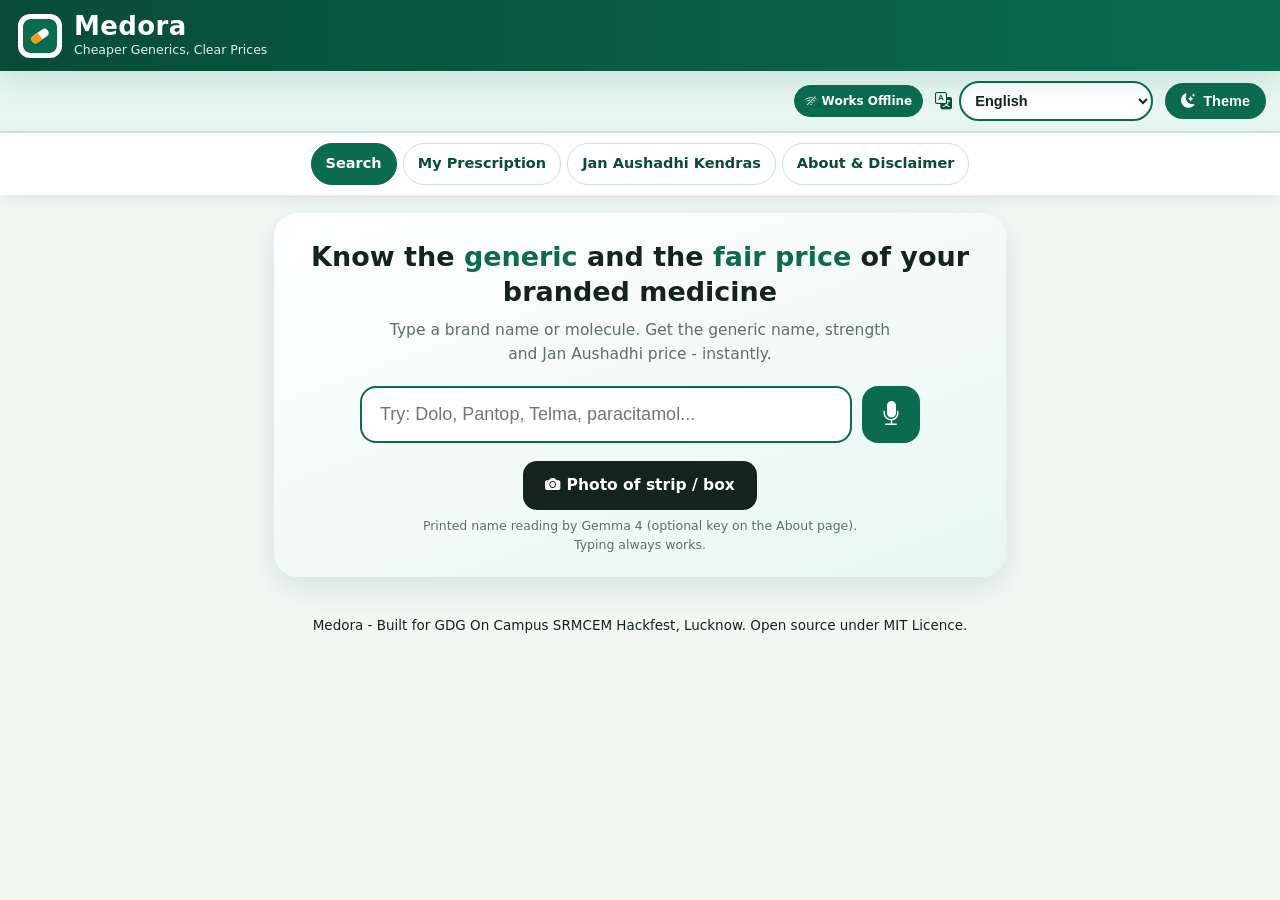
<file: index.html>
<!DOCTYPE html>
<html lang="en">
<head>
<meta charset="UTF-8">
<meta name="viewport" content="width=device-width, initial-scale=1.0">
<meta name="theme-color" content="#0b6b4f">
<meta name="description" content="Medora - Find the generic name and Jan Aushadhi price of any branded medicine.">
<title>Medora - Search Medicine</title>
<link rel="manifest" href="manifest.json">
<link rel="icon" href="icons/icon.svg" type="image/svg+xml">
<link rel="stylesheet" href="https://cdn.jsdelivr.net/npm/bootstrap-icons@1.11.3/font/bootstrap-icons.min.css">
<link rel="stylesheet" href="css/style.css">
</head>
<body>

<header class="topbar">
  <a class="brand" href="index.html">
    <img src="icons/icon.svg" alt="Medora logo" class="logo">
    <div>
      <h1>Medora</h1>
      <p data-i18n="brandTagline">Cheaper Generics, Clear Prices</p>
    </div>
  </a>
</header>
<div class="control-bar">
  <span class="offline-badge solid"><i class="bi bi-wifi-off"></i> <span data-i18n="offline">Works Offline</span></span>
  <label class="control-item"><i class="bi bi-translate"></i> <select id="langSelect" class="lang-select" aria-label="Select language"></select></label>
  <button id="themeToggle" class="theme-btn-bar" aria-label="Toggle theme"><i class="bi bi-moon-stars-fill"></i> <span data-i18n="themeWord">Theme</span></button>
</div>


<nav class="main-nav">
  <a class="nav-link" href="index.html" data-i18n="navSearch">Search</a>
  <a class="nav-link" href="prescription.html"><span data-i18n="navRx">My Prescription</span> <span id="rxCount" class="rx-count">0</span></a>
  <a class="nav-link" href="kendras.html" data-i18n="navKendras">Jan Aushadhi Kendras</a>
  <a class="nav-link" href="about.html" data-i18n="navAbout">About &amp; Disclaimer</a>
</nav>

<main>
  <section class="hero">
    <h2 data-i18n="heroTitle">Know the generic and the fair price of your branded medicine</h2>
    <p class="hero-sub" data-i18n="heroSub">Type a brand name or molecule. Get the generic name, strength and Jan Aushadhi price - instantly.</p>

    <div class="search-box">
      <input type="text" id="searchInput" data-i18n-ph="searchPh" placeholder="Try: Dolo, Pantop, Telma, paracitamol..." autocomplete="off" aria-label="Search medicine">
      <button id="micBtn" class="mic-btn" aria-label="Voice search" title="Voice search"><i class="bi bi-mic-fill"></i></button>
    </div>
    <div id="suggestions" class="suggestions hidden"></div>
    <p id="notFound" class="not-found hidden" data-i18n="notFound">This medicine is not in our list yet. We only show prices from data we have verified - we never guess a price. Please check the spelling, or ask your pharmacist.</p>

    <div class="photo-row">
      <label class="photo-btn" for="photoInput"><i class="bi bi-camera-fill"></i> <span data-i18n="photoBtn">Photo of strip / box</span></label>
      <input type="file" id="photoInput" accept="image/*" capture="environment" hidden>
      <span class="photo-note" data-i18n="photoNote">Printed name reading by Gemma 4 (optional key on the About page). Typing always works.</span>
    </div>
    <img id="photoPreview" class="photo-preview hidden" alt="Medicine strip photo preview">
    <p id="photoStatus" class="photo-status hidden"></p>
    <div id="photoRx" class="photo-rx hidden"></div>
  </section>

  <section id="resultSection" class="result hidden" aria-live="polite"></section>

  <p id="toast" class="toast hidden"><span data-i18n="toastAdded">Added to My Prescription</span> <i class="bi bi-check-circle-fill"></i></p>
</main>

<footer>
  <p data-i18n="footerLine">Medora - Built for GDG On Campus SRMCEM Hackfest, Lucknow. Open source under MIT Licence.</p>
</footer>

<div id="shieldOverlay" class="shield hidden">
  <p class="shield-small" data-i18n="shieldAsk">Please give me the generic of this medicine</p>
  <p id="shieldGeneric" class="shield-generic"></p>
  <p id="shieldStrength" class="shield-strength"></p>
  <p id="shieldPrice" class="shield-price"></p>
  <p class="shield-small" data-i18n="shieldJa">Available at Jan Aushadhi Kendra</p>
  <button id="shieldClose" class="btn shield-close" data-i18n="shieldClose">Close</button>
</div>

<script src="js/common.js"></script>
<script src="js/i18n.js"></script>
<script src="js/home.js"></script>
</body>
</html>
</file>
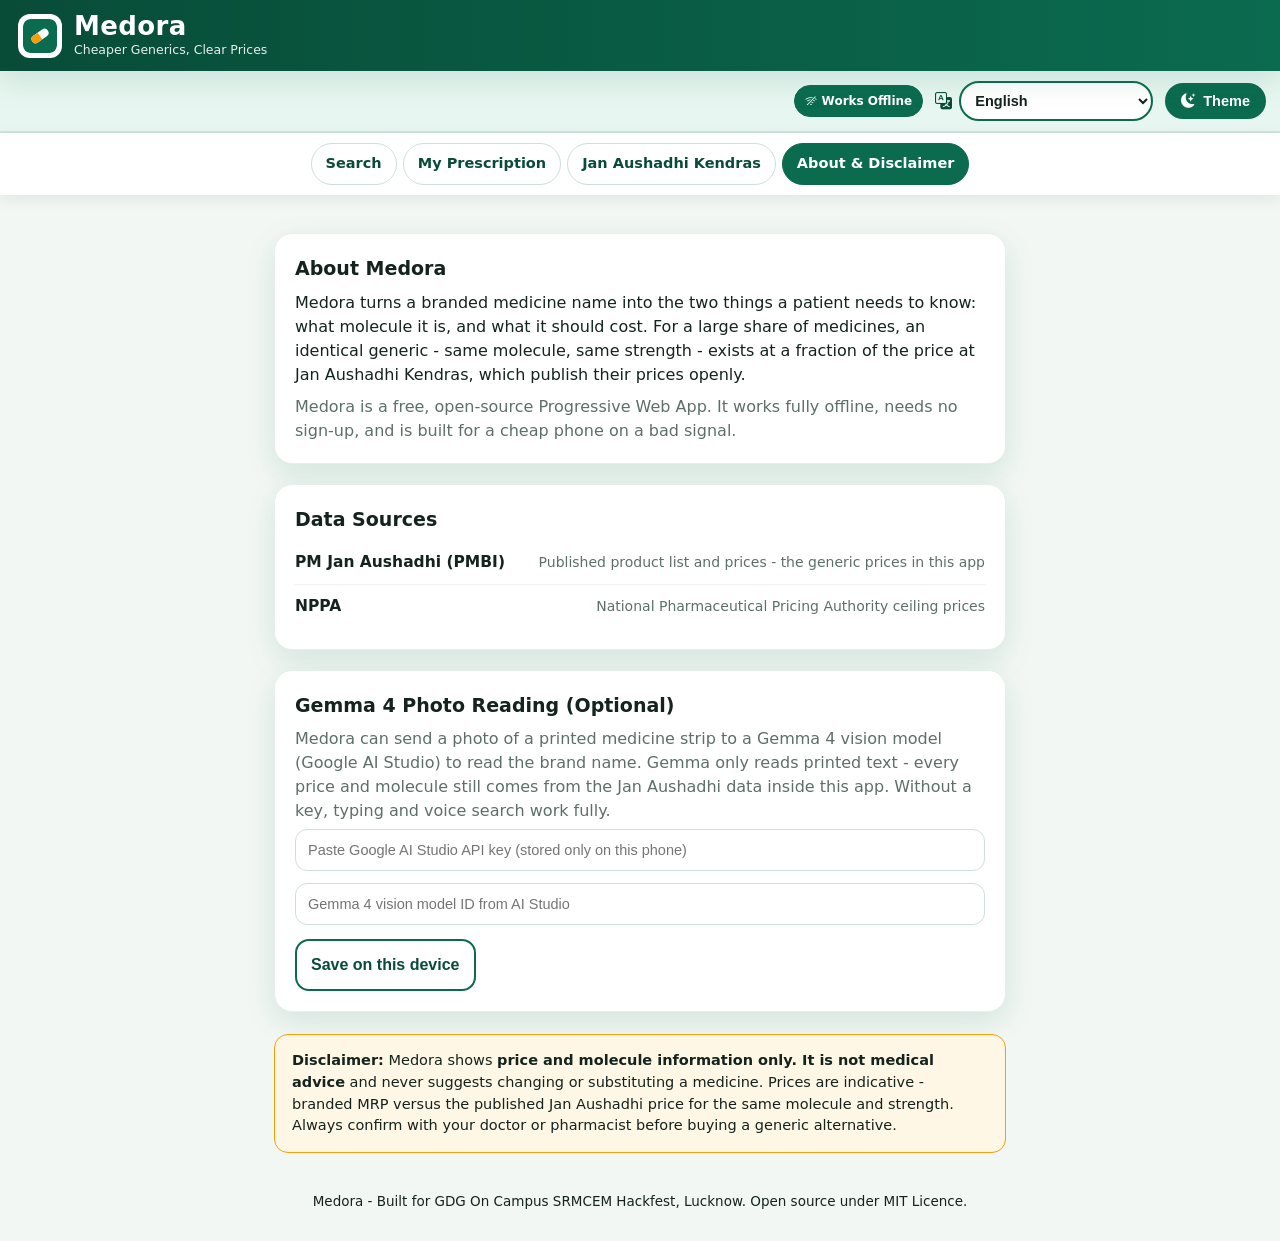
<file: about.html>
<!DOCTYPE html>
<html lang="en">
<head>
<meta charset="UTF-8">
<meta name="viewport" content="width=device-width, initial-scale=1.0">
<meta name="theme-color" content="#0b6b4f">
<meta name="description" content="Medora - About, data sources, Gemma 4 photo reading and disclaimer.">
<title>Medora - About &amp; Disclaimer</title>
<link rel="manifest" href="manifest.json">
<link rel="icon" href="icons/icon.svg" type="image/svg+xml">
<link rel="stylesheet" href="https://cdn.jsdelivr.net/npm/bootstrap-icons@1.11.3/font/bootstrap-icons.min.css">
<link rel="stylesheet" href="css/style.css">
</head>
<body>

<header class="topbar">
  <a class="brand" href="index.html">
    <img src="icons/icon.svg" alt="Medora logo" class="logo">
    <div>
      <h1>Medora</h1>
      <p data-i18n="brandTagline">Cheaper Generics, Clear Prices</p>
    </div>
  </a>
</header>
<div class="control-bar">
  <span class="offline-badge solid"><i class="bi bi-wifi-off"></i> <span data-i18n="offline">Works Offline</span></span>
  <label class="control-item"><i class="bi bi-translate"></i> <select id="langSelect" class="lang-select" aria-label="Select language"></select></label>
  <button id="themeToggle" class="theme-btn-bar" aria-label="Toggle theme"><i class="bi bi-moon-stars-fill"></i> <span data-i18n="themeWord">Theme</span></button>
</div>


<nav class="main-nav">
  <a class="nav-link" href="index.html" data-i18n="navSearch">Search</a>
  <a class="nav-link" href="prescription.html"><span data-i18n="navRx">My Prescription</span> <span id="rxCount" class="rx-count">0</span></a>
  <a class="nav-link" href="kendras.html" data-i18n="navKendras">Jan Aushadhi Kendras</a>
  <a class="nav-link" href="about.html" data-i18n="navAbout">About &amp; Disclaimer</a>
</nav>

<main>
  <section class="card">
    <h3 data-i18n="aboutTitle">About Medora</h3>
    <p data-i18n="aboutP1">Medora turns a branded medicine name into the two things a patient needs to know: what molecule it is, and what it should cost.</p>
    <p class="muted" style="margin-top:8px" data-i18n="aboutP2">Medora is a free, open-source Progressive Web App. It works fully offline, needs no sign-up, and is built for a cheap phone on a bad signal.</p>
  </section>

  <section class="card">
    <h3 data-i18n="dataTitle">Data Sources</h3>
    <ul class="kendra-list">
      <li><strong>PM Jan Aushadhi (PMBI)</strong><span>Published product list and prices - the generic prices in this app</span></li>
      <li><strong>NPPA</strong><span>National Pharmaceutical Pricing Authority ceiling prices</span></li>
    </ul>
  </section>

  <section class="card settings">
    <h3 data-i18n="gemmaTitle">Gemma 4 Photo Reading (Optional)</h3>
    <p class="muted" data-i18n="gemmaText">Medora can send a photo of a printed medicine strip to a Gemma 4 vision model (Google AI Studio) to read the brand name.</p>
    <input type="text" id="gemmaKey" data-i18n-ph="gemmaKeyPh" placeholder="Paste Google AI Studio API key (stored only on this phone)">
    <input type="text" id="gemmaModel" data-i18n-ph="gemmaModelPh" placeholder="Gemma 4 vision model ID from AI Studio">
    <button id="saveGemmaBtn" class="btn secondary" data-i18n="saveBtn">Save on this device</button>
    <p id="gemmaSaved" class="photo-status hidden" data-i18n="gemmaSaved">Gemma settings saved on this device.</p>
  </section>

  <section class="disclaimer" data-i18n="disclaimer">Disclaimer: Medora shows price and molecule information only. It is not medical advice.</section>
</main>

<footer>
  <p data-i18n="footerLine">Medora - Built for GDG On Campus SRMCEM Hackfest, Lucknow. Open source under MIT Licence.</p>
</footer>

<script src="js/common.js"></script>
<script src="js/i18n.js"></script>
<script src="js/about.js"></script>
</body>
</html>
</file>
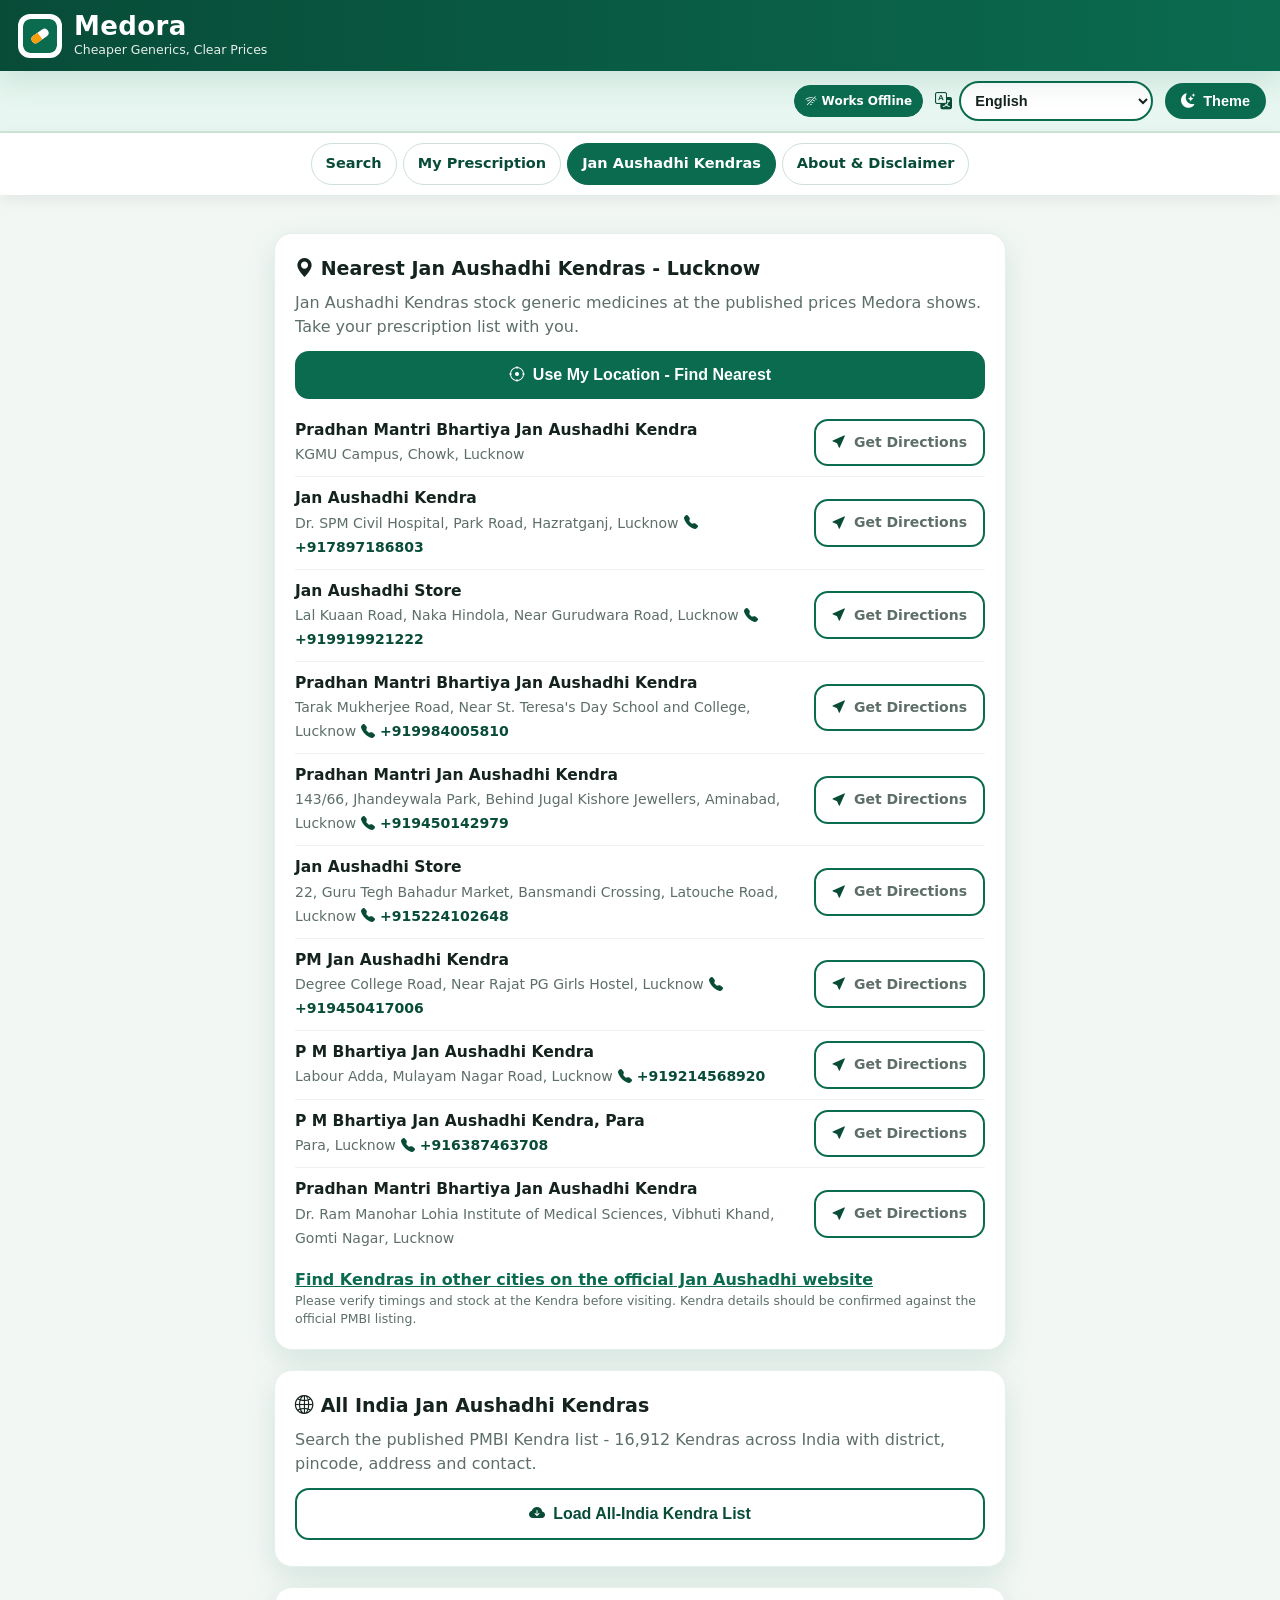
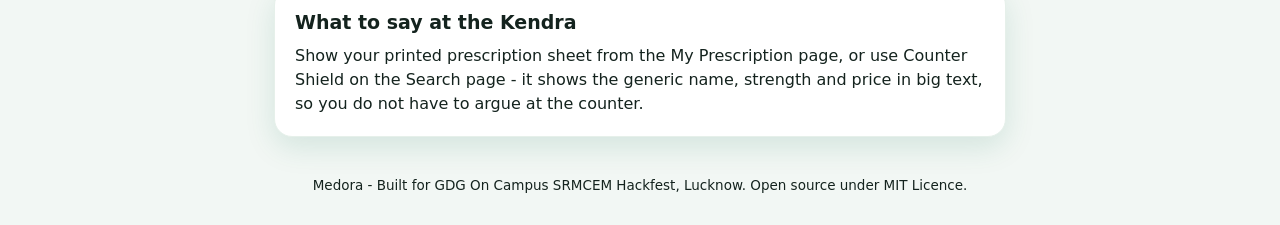
<file: kendras.html>
<!DOCTYPE html>
<html lang="en">
<head>
<meta charset="UTF-8">
<meta name="viewport" content="width=device-width, initial-scale=1.0">
<meta name="theme-color" content="#0b6b4f">
<meta name="description" content="Medora - Nearest Jan Aushadhi Kendras in Lucknow with Google Maps directions.">
<title>Medora - Jan Aushadhi Kendras</title>
<link rel="manifest" href="manifest.json">
<link rel="icon" href="icons/icon.svg" type="image/svg+xml">
<link rel="stylesheet" href="https://cdn.jsdelivr.net/npm/bootstrap-icons@1.11.3/font/bootstrap-icons.min.css">
<link rel="stylesheet" href="css/style.css">
</head>
<body>

<header class="topbar">
  <a class="brand" href="index.html">
    <img src="icons/icon.svg" alt="Medora logo" class="logo">
    <div>
      <h1>Medora</h1>
      <p data-i18n="brandTagline">Cheaper Generics, Clear Prices</p>
    </div>
  </a>
</header>
<div class="control-bar">
  <span class="offline-badge solid"><i class="bi bi-wifi-off"></i> <span data-i18n="offline">Works Offline</span></span>
  <label class="control-item"><i class="bi bi-translate"></i> <select id="langSelect" class="lang-select" aria-label="Select language"></select></label>
  <button id="themeToggle" class="theme-btn-bar" aria-label="Toggle theme"><i class="bi bi-moon-stars-fill"></i> <span data-i18n="themeWord">Theme</span></button>
</div>


<nav class="main-nav">
  <a class="nav-link" href="index.html" data-i18n="navSearch">Search</a>
  <a class="nav-link" href="prescription.html"><span data-i18n="navRx">My Prescription</span> <span id="rxCount" class="rx-count">0</span></a>
  <a class="nav-link" href="kendras.html" data-i18n="navKendras">Jan Aushadhi Kendras</a>
  <a class="nav-link" href="about.html" data-i18n="navAbout">About &amp; Disclaimer</a>
</nav>

<main>
  <section class="card">
    <h3><i class="bi bi-geo-alt-fill"></i> <span data-i18n="kendrasTitle">Nearest Jan Aushadhi Kendras - Lucknow</span></h3>
    <p class="muted" data-i18n="kendrasIntro">Jan Aushadhi Kendras stock generic medicines at the published prices Medora shows. Take your prescription list with you.</p>
    <button id="locateBtn" class="btn locate-btn"><i class="bi bi-crosshair"></i> <span data-i18n="useMyLocation">Use My Location - Find Nearest</span></button>
    <p id="locStatus" class="photo-status"></p>
    <ul class="kendra-list" id="kendraList"></ul>
    <a class="locator-link" href="https://janaushadhi.gov.in" target="_blank" rel="noopener" data-i18n="moreKendras">Find Kendras in other cities on the official Jan Aushadhi website</a>
    <p class="muted small" data-i18n="verifyNote">Please verify timings and stock at the Kendra before visiting.</p>
  </section>

  <section class="card">
    <h3><i class="bi bi-globe2"></i> <span data-i18n="allIndiaTitle">All India Jan Aushadhi Kendras</span></h3>
    <p class="muted" data-i18n="allIndiaNote">Search the published PMBI Kendra list - 16,912 Kendras across India with district, pincode, address and contact.</p>
    <button id="loadIndiaBtn" class="btn secondary locate-btn"><i class="bi bi-cloud-arrow-down-fill"></i> <span data-i18n="loadIndia">Load All-India Kendra List</span></button>
    <div id="indiaTools" class="hidden">
      <select id="indiaState" class="india-input" aria-label="Select state"></select>
      <input id="indiaQuery" type="search" class="india-input" data-i18n-ph="searchKendraPh" placeholder="Search district, pincode, name or address">
      <p id="indiaStatus" class="photo-status"></p>
      <ul class="kendra-list" id="indiaList"></ul>
    </div>
  </section>

  <section class="card">
    <h3 data-i18n="sayTitle">What to say at the Kendra</h3>
    <p data-i18n="sayText">Show your printed prescription sheet from the My Prescription page, or use Counter Shield on the Search page.</p>
  </section>
</main>

<footer>
  <p data-i18n="footerLine">Medora - Built for GDG On Campus SRMCEM Hackfest, Lucknow. Open source under MIT Licence.</p>
</footer>

<script src="js/common.js"></script>
<script src="js/i18n.js"></script>
<script src="js/kendras.js"></script>
</body>
</html>
</file>
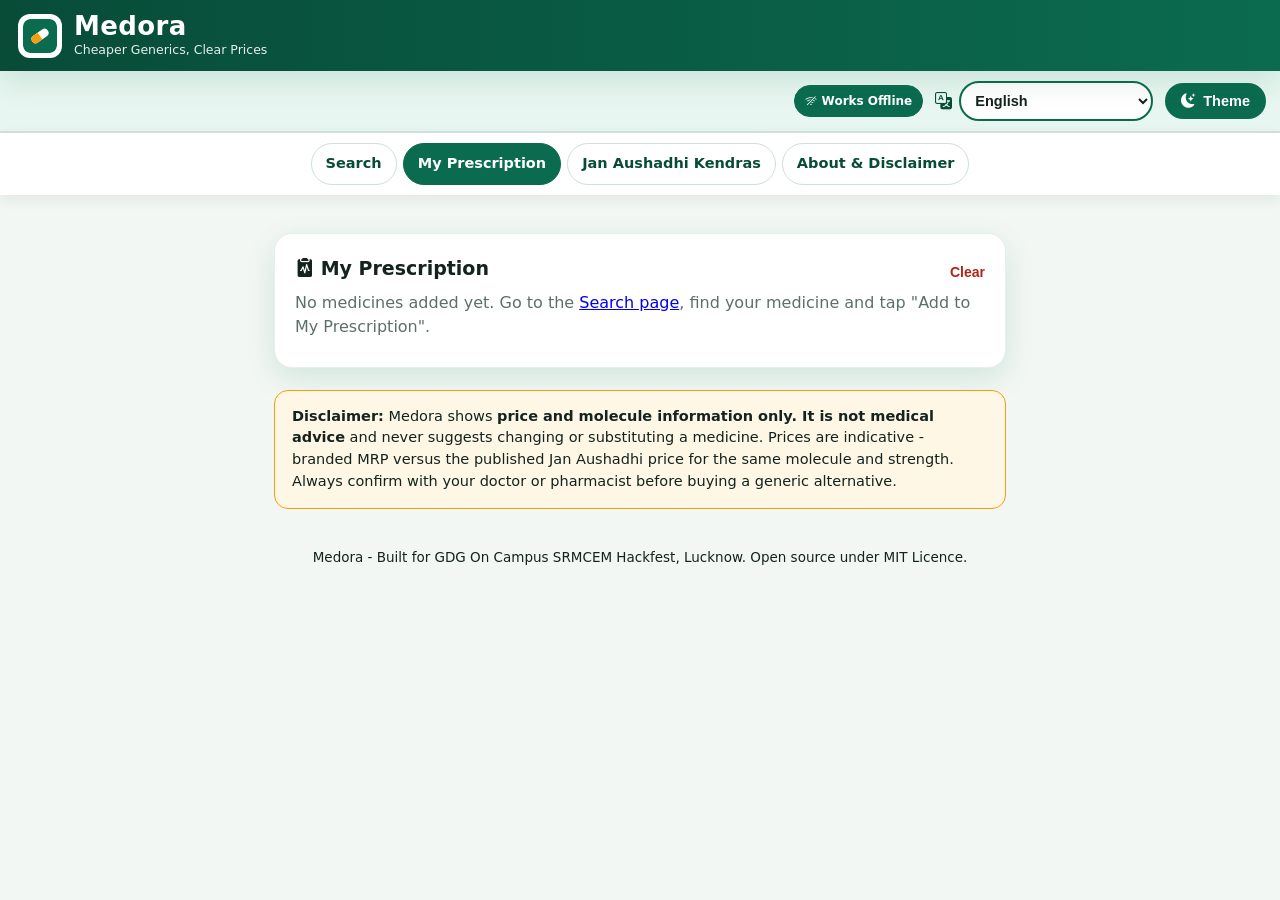
<file: prescription.html>
<!DOCTYPE html>
<html lang="en">
<head>
<meta charset="UTF-8">
<meta name="viewport" content="width=device-width, initial-scale=1.0">
<meta name="theme-color" content="#0b6b4f">
<meta name="description" content="Medora - Your prescription list with total generic saving.">
<title>Medora - My Prescription</title>
<link rel="manifest" href="manifest.json">
<link rel="icon" href="icons/icon.svg" type="image/svg+xml">
<link rel="stylesheet" href="https://cdn.jsdelivr.net/npm/bootstrap-icons@1.11.3/font/bootstrap-icons.min.css">
<link rel="stylesheet" href="css/style.css">
</head>
<body>

<header class="topbar">
  <a class="brand" href="index.html">
    <img src="icons/icon.svg" alt="Medora logo" class="logo">
    <div>
      <h1>Medora</h1>
      <p data-i18n="brandTagline">Cheaper Generics, Clear Prices</p>
    </div>
  </a>
</header>
<div class="control-bar">
  <span class="offline-badge solid"><i class="bi bi-wifi-off"></i> <span data-i18n="offline">Works Offline</span></span>
  <label class="control-item"><i class="bi bi-translate"></i> <select id="langSelect" class="lang-select" aria-label="Select language"></select></label>
  <button id="themeToggle" class="theme-btn-bar" aria-label="Toggle theme"><i class="bi bi-moon-stars-fill"></i> <span data-i18n="themeWord">Theme</span></button>
</div>


<nav class="main-nav">
  <a class="nav-link" href="index.html" data-i18n="navSearch">Search</a>
  <a class="nav-link" href="prescription.html"><span data-i18n="navRx">My Prescription</span> <span id="rxCount" class="rx-count">0</span></a>
  <a class="nav-link" href="kendras.html" data-i18n="navKendras">Jan Aushadhi Kendras</a>
  <a class="nav-link" href="about.html" data-i18n="navAbout">About &amp; Disclaimer</a>
</nav>

<main>
  <section class="card">
    <div class="card-head">
      <h3><i class="bi bi-clipboard2-pulse-fill"></i> <span data-i18n="rxTitle">My Prescription</span></h3>
      <button id="clearRxBtn" class="text-btn" data-i18n="clearBtn">Clear</button>
    </div>
    <p id="rxEmpty" class="muted" data-i18n="rxEmpty">No medicines added yet.</p>
    <ul id="rxList" class="rx-list"></ul>
    <div id="rxTotals" class="rx-totals hidden">
      <div class="total-row"><span data-i18n="brandedTotal">Branded total</span><strong id="totalBranded"></strong></div>
      <div class="total-row"><span data-i18n="genericTotal">Generic (Jan Aushadhi) total</span><strong id="totalGeneric"></strong></div>
      <div class="total-row saving-row"><span data-i18n="youSave">You save</span><strong id="totalSaving"></strong></div>
      <div class="chronic">
        <label for="packsPerMonth" data-i18n="chronicQ">If you buy this prescription every month, packs per month:</label>
        <input type="number" id="packsPerMonth" min="1" max="30" value="1">
        <p id="chronicOutput" class="chronic-output"></p>
      </div>
      <div class="rx-actions">
        <button id="printBtn" class="btn secondary"><i class="bi bi-printer-fill"></i> <span data-i18n="printBtn">Print Sheet</span></button>
        <button id="whatsappBtn" class="btn whatsapp"><i class="bi bi-whatsapp"></i> <span data-i18n="whatsappBtn">Share on WhatsApp</span></button>
      </div>
    </div>
  </section>

  <section class="disclaimer" data-i18n="disclaimer">Disclaimer: Medora shows price and molecule information only. It is not medical advice.</section>
</main>

<footer>
  <p data-i18n="footerLine">Medora - Built for GDG On Campus SRMCEM Hackfest, Lucknow. Open source under MIT Licence.</p>
</footer>

<div id="printSheet" class="print-sheet">
  <h2 data-i18n="printTitle">Medora - Generic Medicine List</h2>
  <p data-i18n="printSub">Show this sheet at the chemist / Jan Aushadhi Kendra and confirm with your doctor or pharmacist.</p>
  <ul id="printList"></ul>
  <p id="printTotal"></p>
</div>

<script src="js/common.js"></script>
<script src="js/i18n.js"></script>
<script src="js/prescription.js"></script>
</body>
</html>
</file>
<file: css/style.css>
:root {
  --green: #0b6b4f;
  --green-dark: #084c38;
  --green-light: #e7f6f0;
  --accent: #f59e0b;
  --ink: #14231e;
  --muted: #5d6f68;
  --card: #ffffff;
  --bg: #f2f7f4;
  --danger: #b42318;
  --radius: 18px;
  --shadow: 0 10px 30px rgba(11, 107, 79, 0.13);
}

* { box-sizing: border-box; margin: 0; padding: 0; }

body {
  font-family: "Segoe UI", system-ui, -apple-system, Roboto, Arial, sans-serif;
  background: var(--bg);
  color: var(--ink);
  line-height: 1.5;
  -webkit-font-smoothing: antialiased;
}

.topbar {
  position: sticky;
  top: 0;
  z-index: 20;
  display: flex;
  justify-content: space-between;
  align-items: center;
  padding: 12px 18px;
  background: linear-gradient(90deg, var(--green-dark), var(--green));
  color: #fff;
  box-shadow: var(--shadow);
}

.brand { display: flex; align-items: center; gap: 12px; }
.logo { width: 44px; height: 44px; border-radius: 12px; background: #fff; padding: 5px; }
.brand h1 { font-size: 26px; letter-spacing: 0.4px; line-height: 1.1; }
.brand p { font-size: 12.5px; opacity: 0.9; }

.offline-badge {
  font-size: 12px;
  font-weight: 700;
  background: rgba(255, 255, 255, 0.16);
  border: 1px solid rgba(255, 255, 255, 0.45);
  padding: 6px 10px;
  border-radius: 999px;
  white-space: nowrap;
}

a.brand { text-decoration: none; color: #fff; }

.main-nav {
  position: sticky;
  top: 68px;
  z-index: 19;
  display: flex;
  gap: 6px;
  justify-content: center;
  flex-wrap: wrap;
  background: var(--card);
  padding: 10px 12px;
  box-shadow: 0 4px 14px rgba(20, 35, 30, 0.08);
}
.nav-link {
  text-decoration: none;
  color: var(--green-dark);
  font-weight: 700;
  font-size: 14.5px;
  padding: 9px 14px;
  border-radius: 999px;
  border: 1.5px solid #cfe0d7;
}
.nav-link.active { background: var(--green); color: #fff; border-color: var(--green); }
.rx-count {
  display: none;
  background: var(--accent);
  color: #241a00;
  border-radius: 999px;
  padding: 0 7px;
  font-size: 12px;
  margin-left: 4px;
}

.toast {
  position: fixed;
  left: 50%;
  bottom: 26px;
  transform: translateX(-50%);
  z-index: 40;
  background: var(--green-dark);
  color: #fff;
  font-weight: 700;
  padding: 13px 22px;
  border-radius: 999px;
  box-shadow: var(--shadow);
}

main { max-width: 760px; margin: 0 auto; padding: 18px 14px 30px; }

.hero {
  background: linear-gradient(160deg, #ffffff, var(--green-light));
  border-radius: 24px;
  padding: 26px 20px 22px;
  box-shadow: var(--shadow);
  text-align: center;
}

.hero h2 { font-size: 27px; line-height: 1.3; font-weight: 800; }
.hero h2 .accent { color: var(--green); }
.hero-sub { color: var(--muted); margin: 10px auto 20px; max-width: 520px; font-size: 15.5px; }

.search-box {
  display: flex;
  gap: 10px;
  max-width: 560px;
  margin: 0 auto;
}

.search-box input {
  flex: 1;
  min-width: 0;
  font-size: 18px;
  padding: 16px 18px;
  border: 2px solid var(--green);
  border-radius: 16px;
  outline: none;
  background: #fff;
}
.search-box input:focus { box-shadow: 0 0 0 4px rgba(11, 107, 79, 0.18); }

.mic-btn {
  width: 58px;
  border: none;
  border-radius: 16px;
  background: var(--green);
  font-size: 24px;
  cursor: pointer;
  color: #fff;
}
.mic-btn:active { transform: scale(0.96); }
.mic-btn.listening { background: var(--danger); }

.suggestions {
  max-width: 560px;
  margin: 10px auto 0;
  text-align: left;
  background: #fff;
  border-radius: 14px;
  overflow: hidden;
  box-shadow: var(--shadow);
}
.suggestion {
  width: 100%;
  display: flex;
  justify-content: space-between;
  align-items: center;
  gap: 10px;
  padding: 13px 16px;
  border: none;
  border-bottom: 1px solid #eef3f0;
  background: #fff;
  font-size: 16px;
  cursor: pointer;
  text-align: left;
}
.suggestion:last-child { border-bottom: none; }
.suggestion:hover { background: var(--green-light); }
.suggestion .conf { font-size: 12px; font-weight: 700; color: var(--green); background: var(--green-light); padding: 3px 8px; border-radius: 999px; white-space: nowrap; }

.not-found {
  max-width: 560px;
  margin: 14px auto 0;
  background: #fff7e6;
  border: 1px solid var(--accent);
  color: #7a4a00;
  border-radius: 12px;
  padding: 12px 14px;
  font-size: 14.5px;
}

.photo-row { margin-top: 18px; display: flex; flex-direction: column; align-items: center; gap: 7px; }
.photo-btn {
  background: var(--ink);
  color: #fff;
  font-weight: 700;
  font-size: 15.5px;
  padding: 13px 22px;
  border-radius: 14px;
  cursor: pointer;
}
.photo-note { font-size: 12.5px; color: var(--muted); max-width: 440px; }
.photo-preview { max-width: 260px; border-radius: 14px; margin: 12px auto 0; display: block; box-shadow: var(--shadow); }
.photo-status { margin-top: 10px; font-size: 14.5px; font-weight: 600; color: var(--green-dark); }

.hidden { display: none !important; }

.result { margin-top: 20px; }

.result-card {
  background: var(--card);
  border-radius: 24px;
  box-shadow: var(--shadow);
  overflow: hidden;
  border: 1px solid #e2efe8;
}

.saving-headline {
  background: linear-gradient(120deg, var(--green-dark), var(--green));
  color: #fff;
  text-align: center;
  padding: 22px 16px 18px;
}
.saving-headline .prices { font-size: 42px; font-weight: 900; letter-spacing: 0.3px; }
.saving-headline .prices .old { opacity: 0.75; text-decoration: line-through; text-decoration-thickness: 3px; }
.saving-headline .save-line { font-size: 18px; font-weight: 700; margin-top: 4px; }
.saving-headline .save-line .pill { background: var(--accent); color: #241a00; border-radius: 999px; padding: 2px 10px; margin-left: 6px; font-size: 14px; }

.result-body { padding: 18px 20px 20px; }
.result-body h3 { font-size: 22px; }
.result-body .generic-name { color: var(--green-dark); }
.meta-grid { display: grid; grid-template-columns: 1fr 1fr; gap: 10px; margin: 14px 0; }
.meta-grid div { background: var(--bg); border-radius: 12px; padding: 10px 12px; }
.meta-grid span { display: block; font-size: 12px; color: var(--muted); text-transform: uppercase; letter-spacing: 0.5px; font-weight: 700; }
.meta-grid strong { font-size: 16px; }

.trust {
  font-size: 13px;
  background: var(--green-light);
  border-radius: 10px;
  padding: 9px 12px;
  color: var(--green-dark);
  font-weight: 600;
}

.result-actions { display: grid; grid-template-columns: 1fr 1fr; gap: 10px; margin-top: 16px; }
.result-actions .full { grid-column: 1 / -1; }

.btn {
  border: none;
  border-radius: 14px;
  padding: 15px 14px;
  font-size: 16px;
  font-weight: 800;
  cursor: pointer;
  background: var(--green);
  color: #fff;
}
.btn:active { transform: scale(0.98); }
.btn.secondary { background: #fff; color: var(--green-dark); border: 2px solid var(--green); }
.btn.whatsapp { background: #1fa855; }
.btn.shield-btn { background: var(--accent); color: #241a00; }

.card {
  background: var(--card);
  border-radius: var(--radius);
  box-shadow: var(--shadow);
  padding: 20px;
  margin-top: 20px;
  border: 1px solid #e6f0ea;
}
.card h3 { font-size: 19px; margin-bottom: 8px; }
.card-head { display: flex; justify-content: space-between; align-items: center; }
.text-btn { border: none; background: none; color: var(--danger); font-weight: 700; font-size: 14px; cursor: pointer; }
.muted { color: var(--muted); }
.small { font-size: 12.5px; }

.rx-list { list-style: none; margin-top: 8px; }
.rx-item {
  display: flex;
  justify-content: space-between;
  align-items: center;
  gap: 10px;
  padding: 11px 4px;
  border-bottom: 1px solid #eef3f0;
}
.rx-item .rx-name { font-weight: 700; }
.rx-item .rx-sub { font-size: 13px; color: var(--muted); }
.rx-item .rx-save { font-weight: 800; color: var(--green); white-space: nowrap; }
.rx-remove { border: none; background: #fdecea; color: var(--danger); width: 30px; height: 30px; border-radius: 10px; font-size: 16px; cursor: pointer; flex: none; }

.rx-totals { margin-top: 14px; }
.total-row { display: flex; justify-content: space-between; padding: 6px 0; font-size: 16px; }
.saving-row { border-top: 2px dashed #cfe5da; margin-top: 8px; padding-top: 12px; font-size: 19px; }
.saving-row strong { color: var(--green); }

.chronic { background: var(--green-light); border-radius: 14px; padding: 14px; margin-top: 14px; font-size: 14.5px; }
.chronic input { width: 70px; font-size: 16px; padding: 7px 9px; border: 2px solid var(--green); border-radius: 10px; margin-left: 6px; }
.chronic-output { margin-top: 9px; font-weight: 800; color: var(--green-dark); font-size: 16px; }

.rx-actions { display: grid; grid-template-columns: 1fr 1fr; gap: 10px; margin-top: 16px; }

.kendra-list { list-style: none; }
.kendra-list li { padding: 10px 0; border-bottom: 1px solid #eef3f0; }
.kendra-list li:last-child { border-bottom: none; }
.kendra-list strong { display: block; font-size: 15.5px; }
.kendra-list span { color: var(--muted); font-size: 14px; }
.locator-link { display: inline-block; margin-top: 8px; color: var(--green); font-weight: 700; }

.settings input {
  width: 100%;
  font-size: 14.5px;
  padding: 12px;
  border: 1.5px solid #cfe0d7;
  border-radius: 12px;
  margin: 6px 0;
}
.settings .btn { margin-top: 8px; }

.disclaimer {
  margin-top: 22px;
  background: #fff7e6;
  border: 1.5px solid var(--accent);
  border-radius: 14px;
  padding: 15px 17px;
  font-size: 14.5px;
}

footer { text-align: center; padding: 8px 16px 30px; font-size: 13.5px; color: var(--ink); }

.shield {
  position: fixed;
  inset: 0;
  z-index: 50;
  background: var(--green-dark);
  color: #fff;
  display: flex;
  flex-direction: column;
  justify-content: center;
  align-items: center;
  text-align: center;
  padding: 28px 20px;
}
.shield-small { font-size: 21px; opacity: 0.92; }
.shield-generic { font-size: 46px; font-weight: 900; line-height: 1.15; margin: 16px 0 6px; }
.shield-strength { font-size: 30px; font-weight: 700; }
.shield-price { font-size: 40px; font-weight: 900; color: var(--accent); margin: 16px 0; }
.shield-close { background: #fff; color: var(--green-dark); margin-top: 26px; min-width: 220px; }

.print-sheet { display: none; }

@media (max-width: 520px) {
  .hero h2 { font-size: 23px; }
  .saving-headline .prices { font-size: 34px; }
  .brand p { display: none; }
  .result-actions, .rx-actions { grid-template-columns: 1fr; }
  .shield-generic { font-size: 36px; }
}

@media print {
  body * { visibility: hidden; }
  .print-sheet, .print-sheet * { visibility: visible; }
  .print-sheet { display: block; position: absolute; top: 0; left: 0; right: 0; padding: 24px; font-size: 16px; }
  .print-sheet li { margin: 8px 0; }
}

.top-actions { display: flex; align-items: center; gap: 8px; flex-wrap: wrap; justify-content: flex-end; }
.lang-select {
  font-size: 13.5px;
  font-weight: 700;
  padding: 8px 8px;
  border-radius: 999px;
  border: 1px solid rgba(255, 255, 255, 0.45);
  background: rgba(255, 255, 255, 0.16);
  color: #fff;
  max-width: 168px;
}
.lang-select option { color: #14231e; }
.theme-btn {
  width: 38px;
  height: 38px;
  border-radius: 50%;
  border: 1px solid rgba(255, 255, 255, 0.45);
  background: rgba(255, 255, 255, 0.16);
  color: #fff;
  font-size: 17px;
  cursor: pointer;
  display: flex;
  align-items: center;
  justify-content: center;
}

.kendra-list li { display: flex; justify-content: space-between; align-items: center; gap: 12px; flex-wrap: wrap; }
.kendra-info { flex: 1; min-width: 200px; }
.map-btn { text-decoration: none; padding: 11px 16px; font-size: 14.5px; display: inline-flex; align-items: center; gap: 7px; }

[data-theme="dark"] {
  --bg: #0d1714;
  --card: #16241f;
  --ink: #e8f2ed;
  --muted: #9db4aa;
  --green-light: #17352b;
  --shadow: 0 10px 30px rgba(0, 0, 0, 0.45);
}
[data-theme="dark"] .hero { background: linear-gradient(160deg, #16241f, #17352b); }
[data-theme="dark"] .suggestions, [data-theme="dark"] .suggestion { background: #16241f; color: #e8f2ed; }
[data-theme="dark"] .suggestion { border-bottom-color: #24443a; }
[data-theme="dark"] .suggestion:hover { background: #17352b; }
[data-theme="dark"] .search-box input { background: #0d1714; color: #e8f2ed; }
[data-theme="dark"] .result-card, [data-theme="dark"] .card { border-color: #24443a; }
[data-theme="dark"] .meta-grid div { background: #0d1714; }
[data-theme="dark"] .settings input, [data-theme="dark"] .chronic input { background: #0d1714; color: #e8f2ed; border-color: #2c5546; }
[data-theme="dark"] .main-nav { background: #16241f; }
[data-theme="dark"] .nav-link { border-color: #2c5546; color: #bfe3d4; }
[data-theme="dark"] .disclaimer { background: #2b2110; color: #f3d9a4; }
[data-theme="dark"] .not-found { background: #2b2110; }
[data-theme="dark"] .btn.secondary { background: transparent; color: #bfe3d4; }
[data-theme="dark"] footer { color: #e8f2ed; }
[data-theme="dark"] .rx-item, [data-theme="dark"] .kendra-list li { border-bottom-color: #24443a; }

.control-bar {
  display: flex;
  align-items: center;
  justify-content: flex-end;
  gap: 12px;
  flex-wrap: wrap;
  background: var(--green-light);
  border-bottom: 2px solid #cfe5da;
  padding: 10px 14px;
}
.offline-badge.solid { background: var(--green); border-color: var(--green); color: #fff; }
.control-item { display: flex; align-items: center; gap: 7px; font-size: 17px; color: var(--green-dark); }
.control-bar .lang-select {
  background: #fff;
  color: var(--ink);
  border: 2px solid var(--green);
  font-size: 14.5px;
  padding: 9px 10px;
  max-width: 210px;
}
.theme-btn-bar {
  display: inline-flex;
  align-items: center;
  gap: 7px;
  background: var(--green);
  color: #fff;
  border: none;
  font-size: 14.5px;
  font-weight: 700;
  padding: 10px 16px;
  border-radius: 999px;
  cursor: pointer;
}
.theme-btn-bar:active { transform: scale(0.97); }
[data-theme="dark"] .control-bar { background: #17352b; border-bottom-color: #24443a; }
[data-theme="dark"] .control-item { color: #bfe3d4; }
[data-theme="dark"] .control-bar .lang-select { background: #0d1714; color: #e8f2ed; }
.kendra-actions { display: flex; gap: 8px; flex-wrap: wrap; }
.locate-btn { width: 100%; margin: 12px 0 6px; display: flex; align-items: center; justify-content: center; gap: 8px; }
.kendra-dist { color: var(--green); font-weight: 800; }
.kendra-phone { color: var(--green-dark); font-weight: 700; text-decoration: none; }
[data-theme="dark"] .kendra-phone { color: #bfe3d4; }
.india-input { width: 100%; font-size: 15.5px; padding: 12px; border: 2px solid #cfe0d8; border-radius: 12px; margin-top: 10px; background: var(--card); color: var(--ink); }
.nearest-box { background: var(--green-light); border-radius: 14px; padding: 14px; margin: 14px 0; }
.nearest-box h4 { margin: 0 0 10px; font-size: 16px; color: var(--green-dark); }
.nearest-result { display: flex; flex-direction: column; gap: 5px; }
.nearest-result .map-btn { align-self: flex-start; margin-top: 6px; }
[data-theme="dark"] .nearest-box { background: #17352b; }
[data-theme="dark"] .nearest-box h4 { color: #bfe3d4; }
.photo-rx { background: var(--green-light); border-radius: 14px; padding: 14px; margin-top: 12px; }
.photo-rx h4 { margin: 0 0 8px; font-size: 16px; color: var(--green-dark); }
.photo-rx-list { margin: 8px 0; padding-left: 18px; }
.photo-rx-list li { margin: 6px 0; }
[data-theme="dark"] .photo-rx { background: #17352b; }
[data-theme="dark"] .photo-rx h4 { color: #bfe3d4; }
</file>
